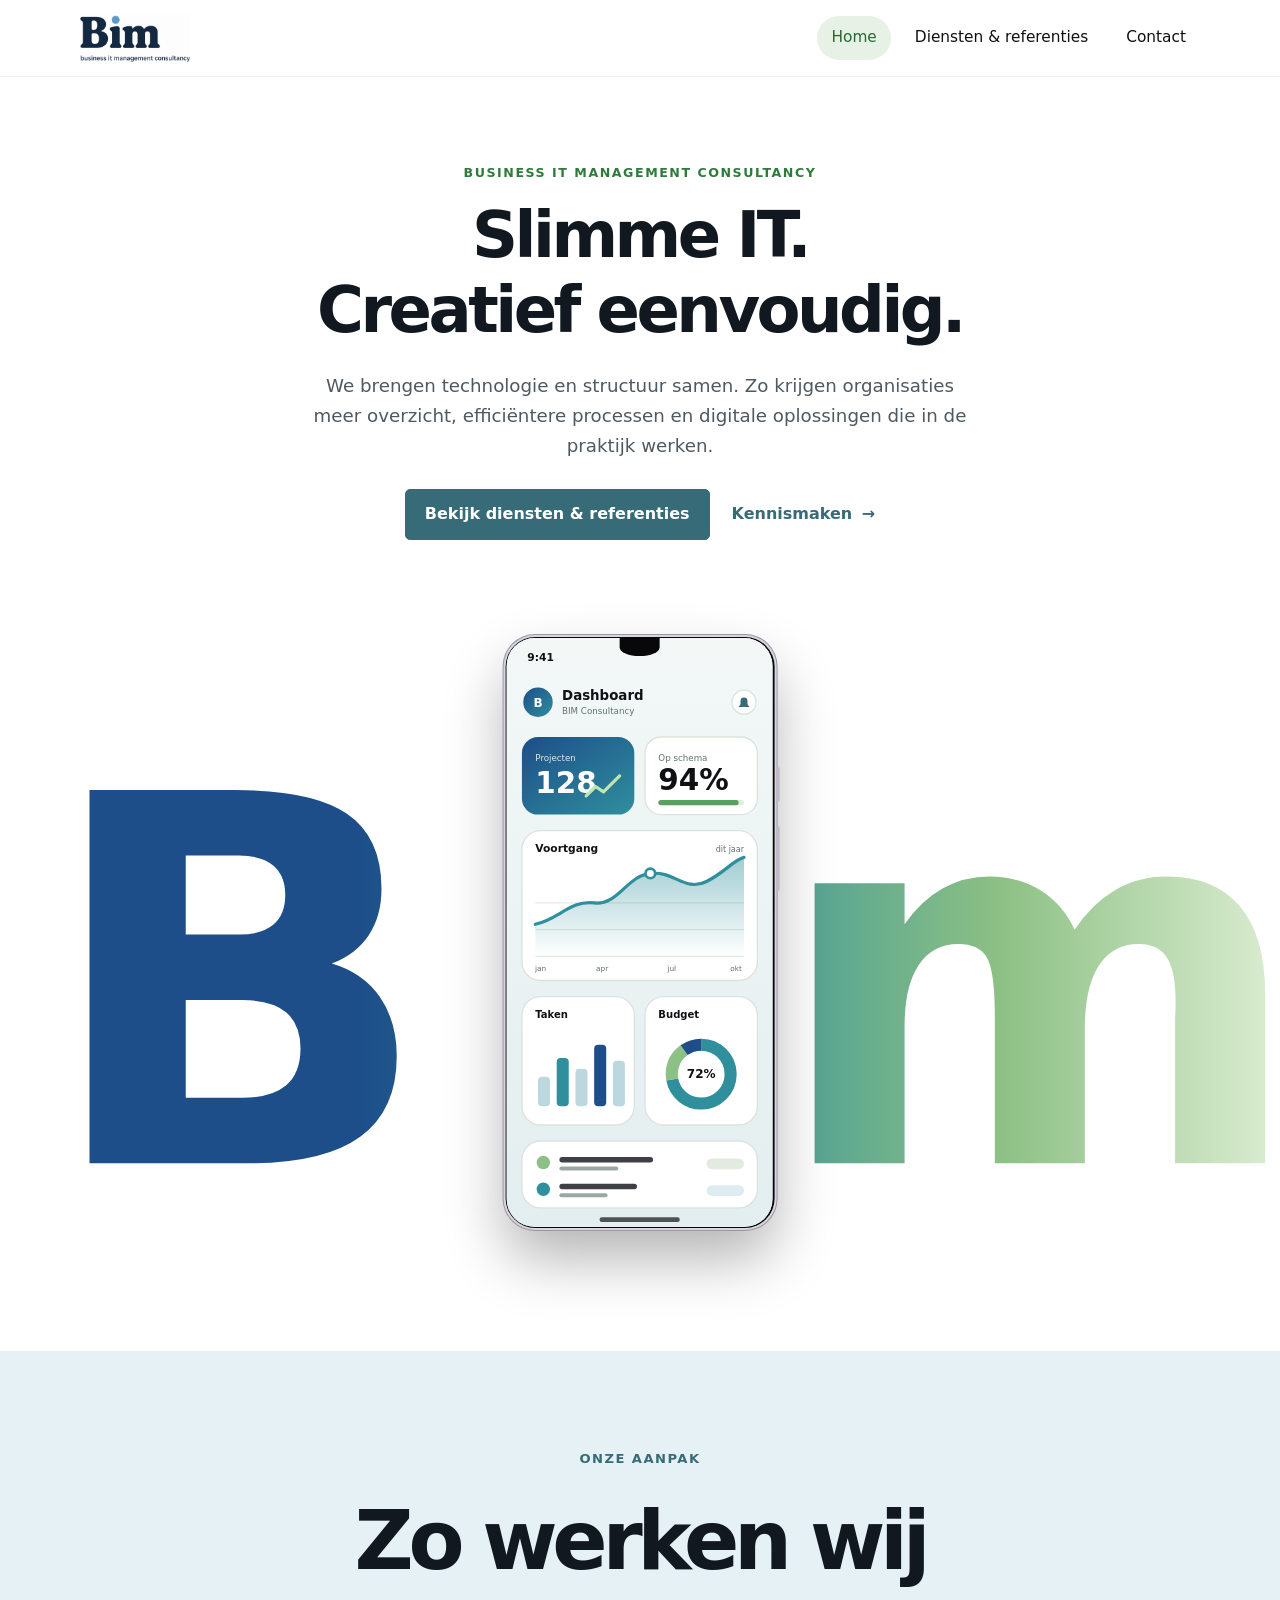
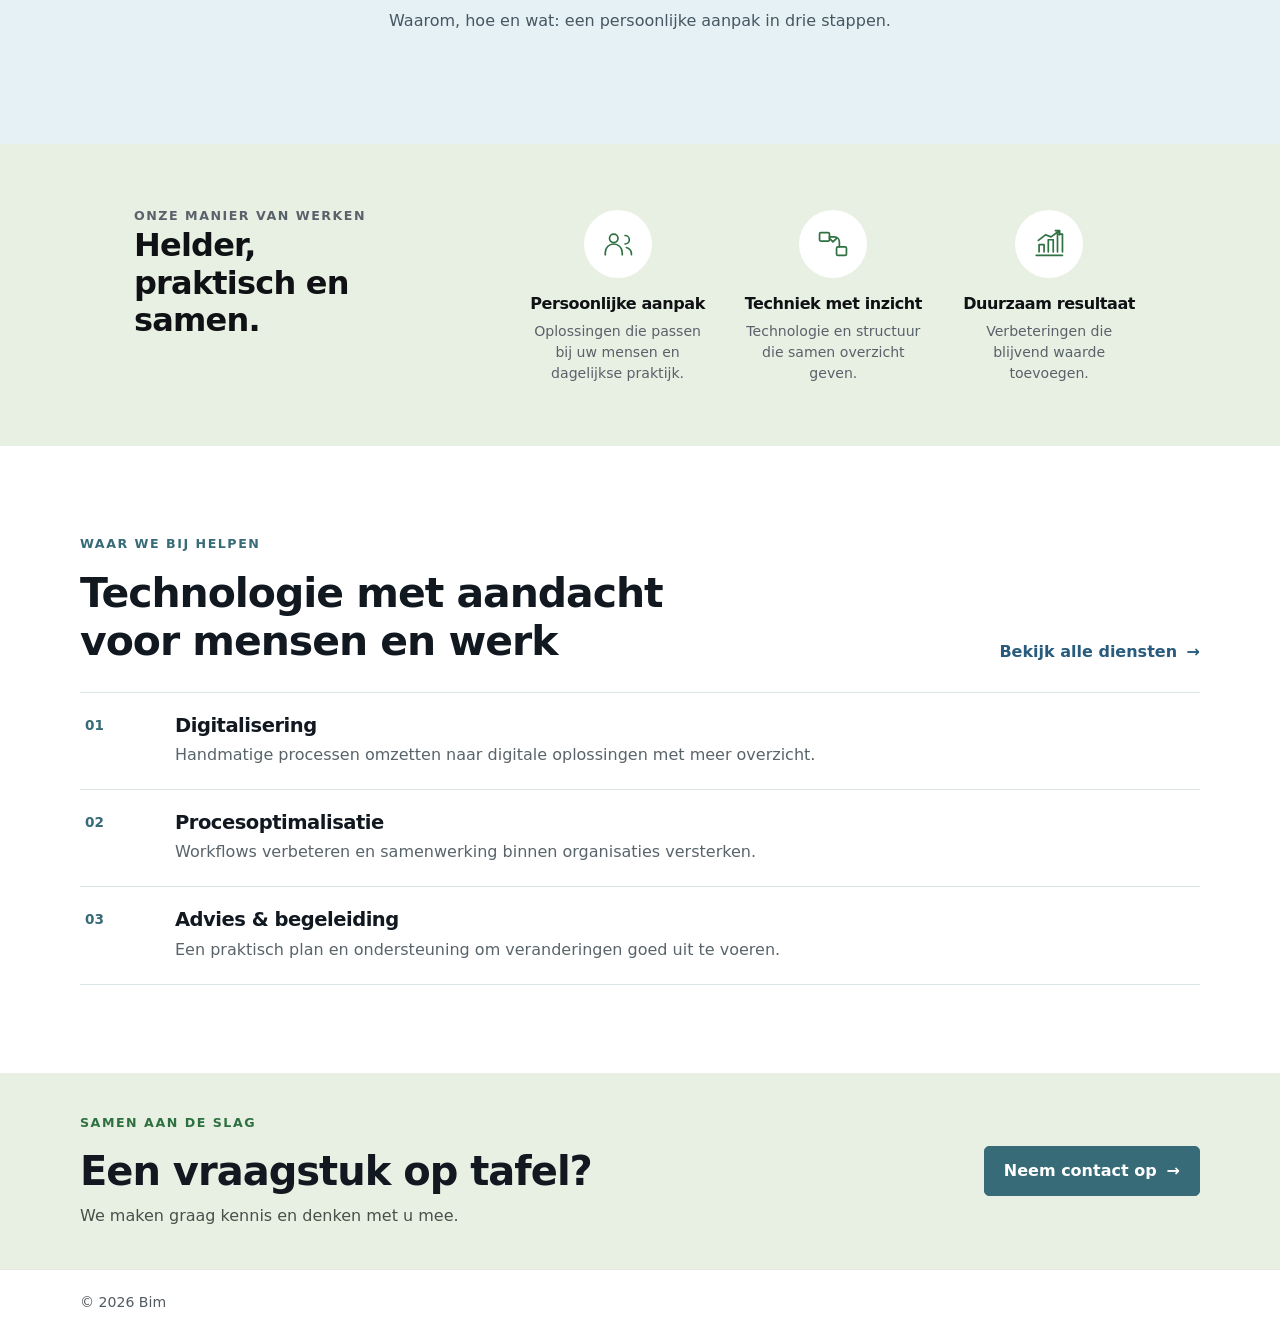
<file: index.html>
<!doctype html>
<html lang="nl">
<head>
  <meta charset="utf-8">
  <meta name="viewport" content="width=device-width, initial-scale=1">
  <meta name="description" content="BIM Consultancy helpt organisaties met heldere IT-oplossingen, digitalisering en betere bedrijfsprocessen.">
  <title>BIM Consultancy | Heldere IT-oplossingen</title>
  <link rel="icon" href="images/favicon.ico">
  <link rel="stylesheet" href="css/style.css">
  <link rel="stylesheet" href="css/bim-hero.css">
</head>
<body>
  <header class="site-header"><div class="container nav-wrap">
    <a class="logo" href="index.html" aria-label="BIM Consultancy, home"><img src="images/bim-logo.png" alt="BIM Consultancy"></a>
    <button class="nav-toggle" type="button" aria-label="Menu openen" aria-expanded="false"><span></span></button>
    <nav class="site-nav" aria-label="Hoofdmenu"><ul>
      <li><a href="index.html" aria-current="page">Home</a></li>
      <li><a href="diensten-referenties.html">Diensten &amp; referenties</a></li>
      <li><a href="contact.html">Contact</a></li>
    </ul></nav>
  </div></header> 
  <main>
    <section class="hero bim-hero">
      <div class="hero-inner container">
        <div class="hero-copy">
          <p class="eyebrow">Business IT Management Consultancy</p>
          <h1>Slimme IT.<br><span>Creatief eenvoudig.</span></h1>
          <p class="lead">We brengen technologie en structuur samen. Zo krijgen organisaties meer overzicht, efficiëntere processen en digitale oplossingen die in de praktijk werken.</p>
          <div class="actions"><a class="btn" href="diensten-referenties.html">Bekijk diensten &amp; referenties</a><a class="text-link" href="contact.html">Kennismaken <span aria-hidden="true">→</span></a></div>
        </div>
      </div>
      <div class="bim-stage" id="bimStage" role="img" aria-label="Bim: een telefoon met een dashboard">
        <div class="bim-word" aria-hidden="true"><span class="bw-l">B</span><span class="bw-gap"></span><span class="bw-r">im</span></div>
        <div class="bim-phone">
          <div class="bim-screen">
            <div class="bim-notch"></div>
            <svg viewBox="0 0 200 440" preserveAspectRatio="xMidYMid slice" role="img" aria-label="Illustratie van een dashboard met grafieken">
          <defs>
            <linearGradient id="bimBg" x1="0" y1="0" x2="0" y2="1"><stop offset="0" stop-color="#f3f8f7"/><stop offset="1" stop-color="#e3eef0"/></linearGradient>
            <linearGradient id="bimArea" x1="0" y1="0" x2="0" y2="1"><stop offset="0" stop-color="#2f8f9d" stop-opacity=".45"/><stop offset="1" stop-color="#2f8f9d" stop-opacity="0"/></linearGradient>
            <linearGradient id="bimHead" x1="0" y1="0" x2="1" y2="1"><stop offset="0" stop-color="#1d4e89"/><stop offset="1" stop-color="#2f8f9d"/></linearGradient>
          </defs>
          <rect width="200" height="440" fill="url(#bimBg)"/>
          <text x="16" y="17" font-size="8" font-weight="700" fill="#101114">9:41</text>
          <circle cx="24" cy="48" r="11" fill="url(#bimHead)"/>
          <text x="24" y="51.5" text-anchor="middle" font-size="9" font-weight="800" fill="#fff">B</text>
          <text x="42" y="46" font-size="10" font-weight="800" fill="#101114">Dashboard</text>
          <text x="42" y="57" font-size="6.5" fill="#61716e">BIM Consultancy</text>
          <circle cx="178" cy="48" r="9" fill="#fff" stroke="#dce3dc"/>
          <path d="M174 51.5h8l-1.4-2v-2.5a2.6 2.6 0 0 0-5.2 0v2.5z" fill="#376b78"/>
          <rect x="12" y="74" width="84" height="58" rx="12" fill="url(#bimHead)"/>
          <text x="22" y="92" font-size="6.5" fill="#fff" opacity=".85">Projecten</text>
          <text x="22" y="116" font-size="22" font-weight="800" fill="#fff">128</text>
          <path d="M60 118l7-7 6 4 12-12" stroke="#bfe6b0" stroke-width="2.4" fill="none" stroke-linecap="round" stroke-linejoin="round"/>
          <rect x="104" y="74" width="84" height="58" rx="12" fill="#fff" stroke="#dce3dc"/>
          <text x="114" y="92" font-size="6.5" fill="#61716e">Op schema</text>
          <text x="114" y="114" font-size="22" font-weight="800" fill="#101114">94%</text>
          <rect x="114" y="121" width="64" height="4" rx="2" fill="#e3eadf"/><rect x="114" y="121" width="60" height="4" rx="2" fill="#57a05f"/>
          <rect x="12" y="144" width="176" height="112" rx="14" fill="#fff" stroke="#dce3dc"/>
          <text x="22" y="160" font-size="8" font-weight="700" fill="#101114">Voortgang</text>
          <text x="178" y="160" text-anchor="end" font-size="6" fill="#61716e">dit jaar</text>
          <path d="M22 238H178M22 218H178M22 198H178" stroke="#e3eadf"/>
          <path d="M22 238V214C40 210 48 196 66 198C84 200 90 178 108 176C126 174 134 190 150 182C164 175 170 166 178 164V238Z" fill="url(#bimArea)"/>
          <path d="M22 214C40 210 48 196 66 198C84 200 90 178 108 176C126 174 134 190 150 182C164 175 170 166 178 164" fill="none" stroke="#2f8f9d" stroke-width="2.4" stroke-linecap="round"/>
          <circle cx="108" cy="176" r="3.6" fill="#fff" stroke="#2f8f9d" stroke-width="2"/>
          <g font-size="5.5" fill="#61716e" text-anchor="middle"><text x="26" y="249">jan</text><text x="72" y="249">apr</text><text x="124" y="249">jul</text><text x="172" y="249">okt</text></g>
          <rect x="12" y="268" width="84" height="96" rx="14" fill="#fff" stroke="#dce3dc"/>
          <text x="22" y="284" font-size="7.5" font-weight="700" fill="#101114">Taken</text>
          <rect x="24" y="328" width="9" height="22" rx="3" fill="#bcd8de"/><rect x="38" y="314" width="9" height="36" rx="3" fill="#2f8f9d"/><rect x="52" y="322" width="9" height="28" rx="3" fill="#bcd8de"/><rect x="66" y="304" width="9" height="46" rx="3" fill="#1d4e89"/><rect x="80" y="316" width="9" height="34" rx="3" fill="#bcd8de"/>
          <rect x="104" y="268" width="84" height="96" rx="14" fill="#fff" stroke="#dce3dc"/>
          <text x="114" y="284" font-size="7.5" font-weight="700" fill="#101114">Budget</text>
          <circle cx="146" cy="326" r="22" fill="none" stroke="#e3eadf" stroke-width="9"/>
          <g transform="rotate(-90 146 326)" fill="none" stroke-width="9">
            <circle cx="146" cy="326" r="22" stroke="#2f8f9d" stroke-dasharray="99.5 138.2"/>
            <circle cx="146" cy="326" r="22" stroke="#8cc084" stroke-dasharray="24.9 138.2" stroke-dashoffset="-99.5"/>
            <circle cx="146" cy="326" r="22" stroke="#1d4e89" stroke-dasharray="13.8 138.2" stroke-dashoffset="-124.4"/>
          </g>
          <text x="146" y="329" text-anchor="middle" font-size="9" font-weight="800" fill="#101114">72%</text>
          <rect x="12" y="376" width="176" height="50" rx="14" fill="#fff" stroke="#dce3dc"/>
          <circle cx="28" cy="392" r="5" fill="#8cc084"/><rect x="40" y="388" width="70" height="4" rx="2" fill="#101114" opacity=".8"/><rect x="40" y="395" width="44" height="3" rx="1.5" fill="#9aa8a4"/><rect x="150" y="389" width="28" height="8" rx="4" fill="#e3eadf"/>
          <circle cx="28" cy="412" r="5" fill="#2f8f9d"/><rect x="40" y="408" width="58" height="4" rx="2" fill="#101114" opacity=".8"/><rect x="40" y="415" width="36" height="3" rx="1.5" fill="#9aa8a4"/><rect x="150" y="409" width="28" height="8" rx="4" fill="#dcecf0"/>
          <rect x="70" y="433" width="60" height="3.5" rx="1.75" fill="#101114" opacity=".7"/>
        </svg>
          </div>
        </div>
      </div>
    </section>
    <section class="statement-panel">
      <div class="container statement-inner"><p class="statement-label">Onze aanpak</p><h2>Zo werken wij</h2><p>Waarom, hoe en wat: een persoonlijke aanpak in drie stappen.</p></div>
    </section>
    <section class="intro-band"><div class="container intro-inner"><div class="benefit-heading"><p class="eyebrow">Onze manier van werken</p><h2>Helder, praktisch en samen.</h2></div><div class="benefit-grid"><article><span class="benefit-icon" aria-hidden="true"><svg viewBox="0 0 48 48"><circle cx="18" cy="16" r="6"/><path d="M6 39v-3a12 12 0 0 1 24 0v3M34 12a6 6 0 0 1 0 12M36 29a10 10 0 0 1 7 10"/></svg></span><h3>Persoonlijke aanpak</h3><p>Oplossingen die passen bij uw mensen en dagelijkse praktijk.</p></article><article><span class="benefit-icon" aria-hidden="true"><svg viewBox="0 0 48 48"><rect x="5" y="8" width="14" height="12" rx="2"/><rect x="29" y="28" width="14" height="12" rx="2"/><path d="M19 14h7a7 7 0 0 1 7 7v7M24 21l-5-5m5 5 5-5"/></svg></span><h3>Techniek met inzicht</h3><p>Technologie en structuur die samen overzicht geven.</p></article><article><span class="benefit-icon" aria-hidden="true"><svg viewBox="0 0 48 48"><path d="M6 40h37M10 35V25h7v10m6 0V18h7v17m6 0V10h7v25M9 19l10-8 8 3 12-9m-6 0h6v6"/></svg></span><h3>Duurzaam resultaat</h3><p>Verbeteringen die blijvend waarde toevoegen.</p></article></div></div></section>
    <section class="home-services section-space"><div class="container home-services-inner">
      <div class="section-heading"><div><p class="eyebrow">Waar we bij helpen</p><h2>Technologie met aandacht voor mensen en werk</h2></div><a class="text-link" href="diensten-referenties.html">Bekijk alle diensten <span aria-hidden="true">→</span></a></div>
      <div class="service-list">
        <article><span class="service-number">01</span><div><h3>Digitalisering</h3><p>Handmatige processen omzetten naar digitale oplossingen met meer overzicht.</p></div></article>
        <article><span class="service-number">02</span><div><h3>Procesoptimalisatie</h3><p>Workflows verbeteren en samenwerking binnen organisaties versterken.</p></div></article>
        <article><span class="service-number">03</span><div><h3>Advies &amp; begeleiding</h3><p>Een praktisch plan en ondersteuning om veranderingen goed uit te voeren.</p></div></article>
      </div>
    </div></section>
    <section class="closing-band"><div class="container closing-inner"><div><p class="eyebrow">Samen aan de slag</p><h2>Een vraagstuk op tafel?</h2><p>We maken graag kennis en denken met u mee.</p></div><a class="btn btn-light" href="contact.html">Neem contact op <span aria-hidden="true">→</span></a></div></section>
  </main>
  <footer class="site-footer"><div class="container footer-content"><span>© 2026 Bim</span></div></footer>
  <script src="js/site.js"></script>
  <script src="js/bim-hero.js"></script>
</body>
</html>
</file>
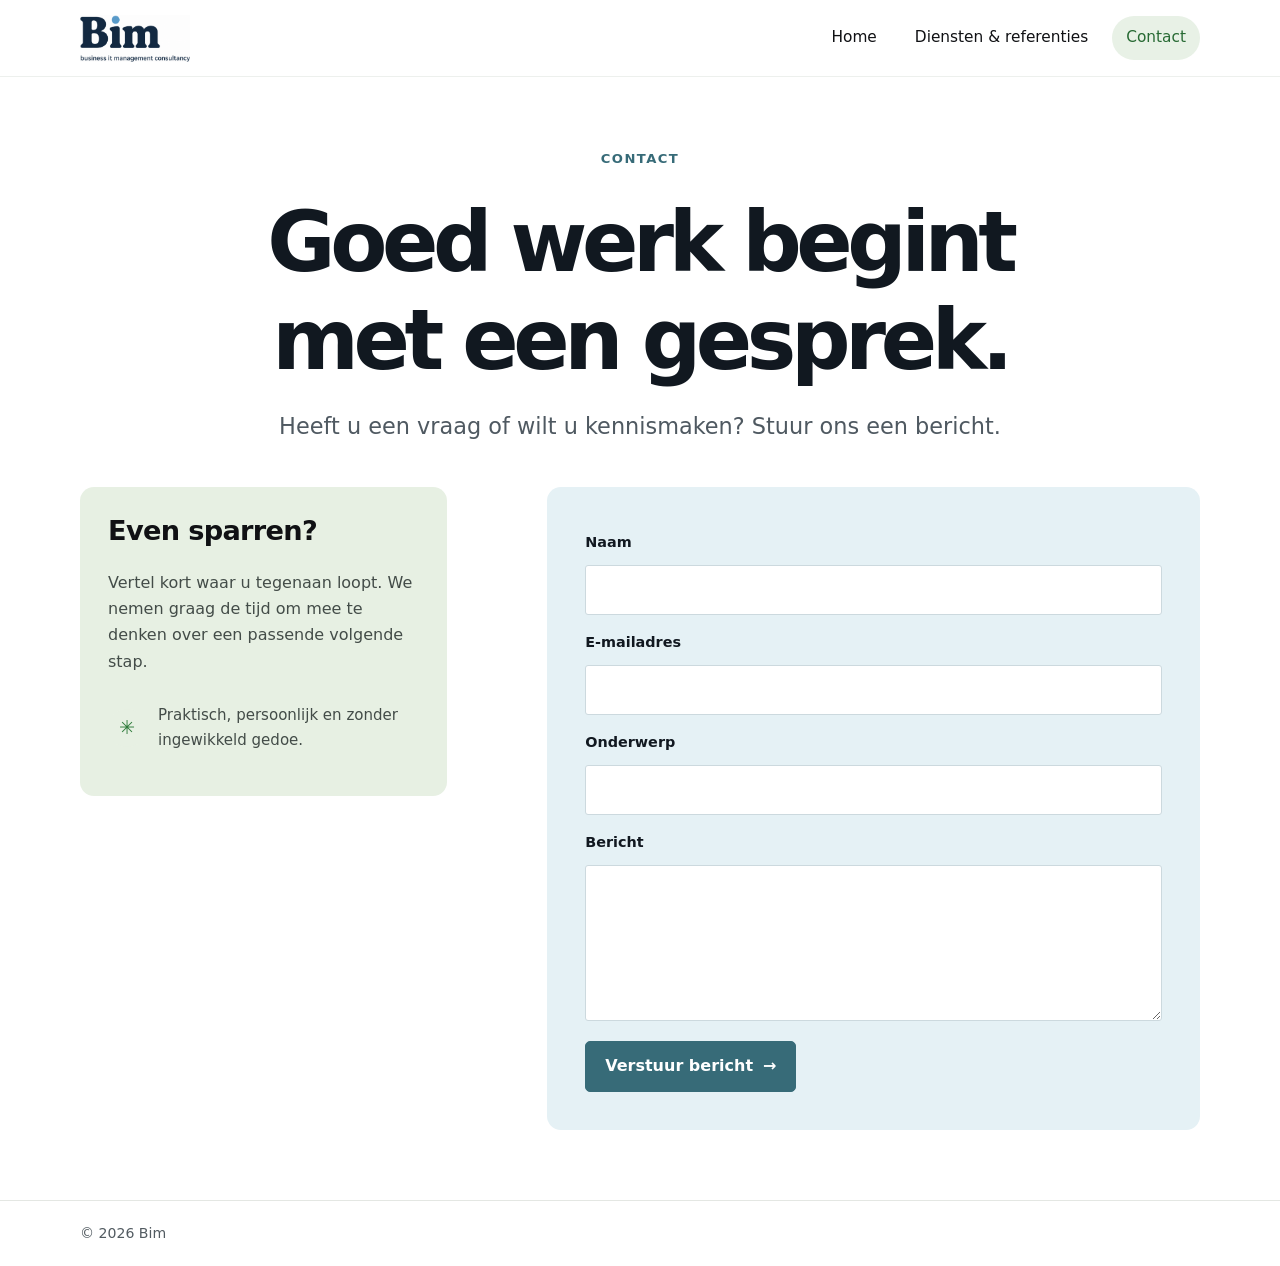
<file: contact.html>
<!doctype html>
<html lang="nl">
<head>
  <meta charset="utf-8">
  <meta name="viewport" content="width=device-width, initial-scale=1">
  <meta name="description" content="Neem contact op met BIM Consultancy voor vragen, een gesprek of een kennismaking.">
  <title>Contact | BIM Consultancy</title>
  <link rel="icon" href="images/favicon.ico">
  <link rel="stylesheet" href="css/style.css">
</head>
<body>
  <header class="site-header"><div class="container nav-wrap">
    <a class="logo" href="index.html" aria-label="BIM Consultancy, home"><img src="images/bim-logo.png" alt="BIM Consultancy"></a>
    <button class="nav-toggle" type="button" aria-label="Menu openen" aria-expanded="false"><span></span></button>
    <nav class="site-nav" aria-label="Hoofdmenu"><ul>
      <li><a href="index.html">Home</a></li>
      <li><a href="diensten-referenties.html">Diensten &amp; referenties</a></li>
      <li><a href="contact.html" aria-current="page">Contact</a></li>
    </ul></nav>
  </div></header>
  <main class="container page-main contact-main">
    <header class="page-heading"><p class="eyebrow">Contact</p><h1>Goed werk begint met een gesprek.</h1><p class="lead">Heeft u een vraag of wilt u kennismaken? Stuur ons een bericht.</p></header>
    <section class="contact-layout">
      <div class="contact-aside"><h2>Even sparren?</h2><p>Vertel kort waar u tegenaan loopt. We nemen graag de tijd om mee te denken over een passende volgende stap.</p><p class="contact-note"><span class="leaf-mark" aria-hidden="true">✳</span> Praktisch, persoonlijk en zonder ingewikkeld gedoe.</p></div>
      <form class="contact-form" id="contact-form" action="https://formsubmit.co/" method="POST">
        <input type="hidden" name="_subject" value="Nieuw bericht via BIM Consultancy">
        <input type="hidden" name="_template" value="table">
        <input class="honeypot" type="text" name="_honey" tabindex="-1" autocomplete="off" aria-hidden="true">
        <input type="hidden" name="_next" id="form-next" value="">
        <input type="hidden" name="_url" id="form-url" value="">
        <label for="name">Naam</label><input id="name" name="name" type="text" autocomplete="name" required>
        <label for="email">E-mailadres</label><input id="email" name="email" type="email" autocomplete="email" required>
        <label for="subject">Onderwerp</label><input id="subject" name="subject" type="text" required>
        <label for="message">Bericht</label><textarea id="message" name="message" rows="5" required></textarea>
        <button class="btn" type="submit">Verstuur bericht <span aria-hidden="true">→</span></button>
        <p class="form-hint" id="form-status" role="status" hidden></p>
      </form>
    </section>
  </main>
  <footer class="site-footer"><div class="container footer-content"><span>© 2026 Bim</span></div></footer>
  <script src="js/site.js"></script>
</body>
</html>
</file>
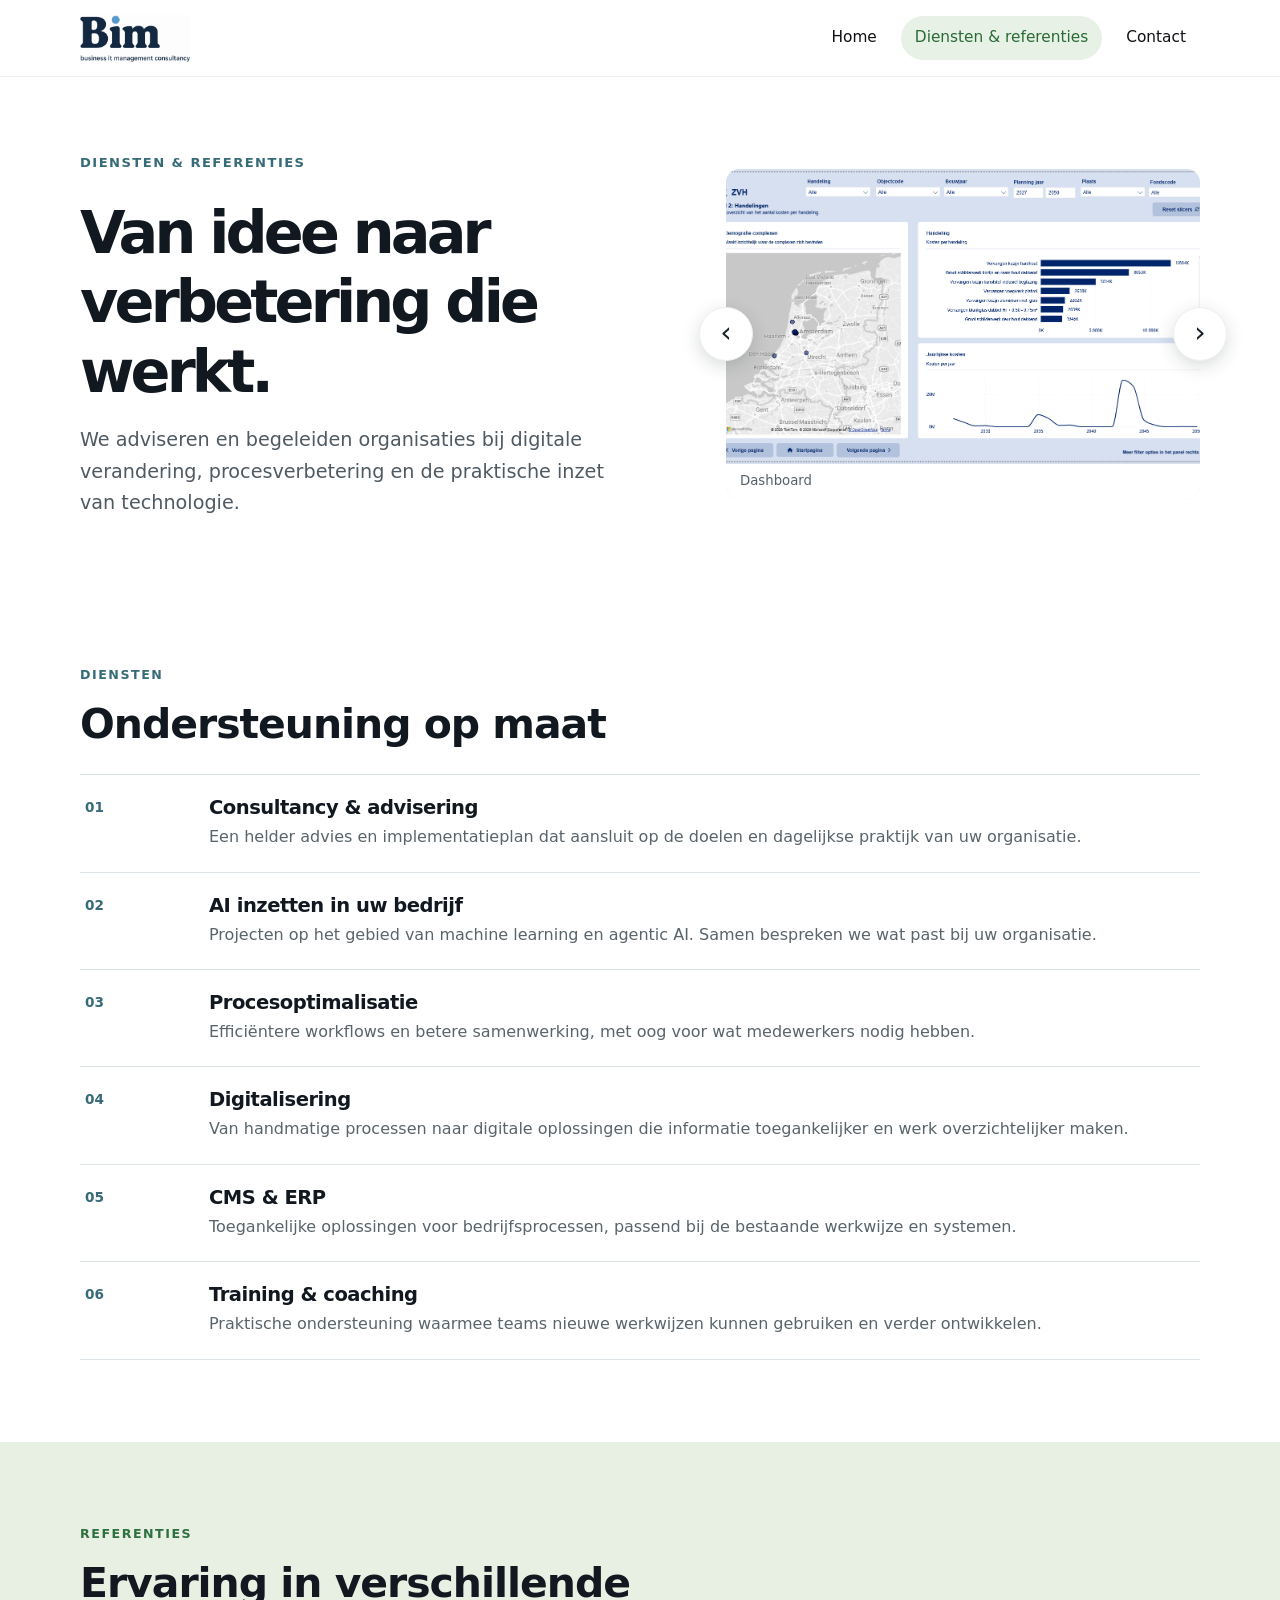
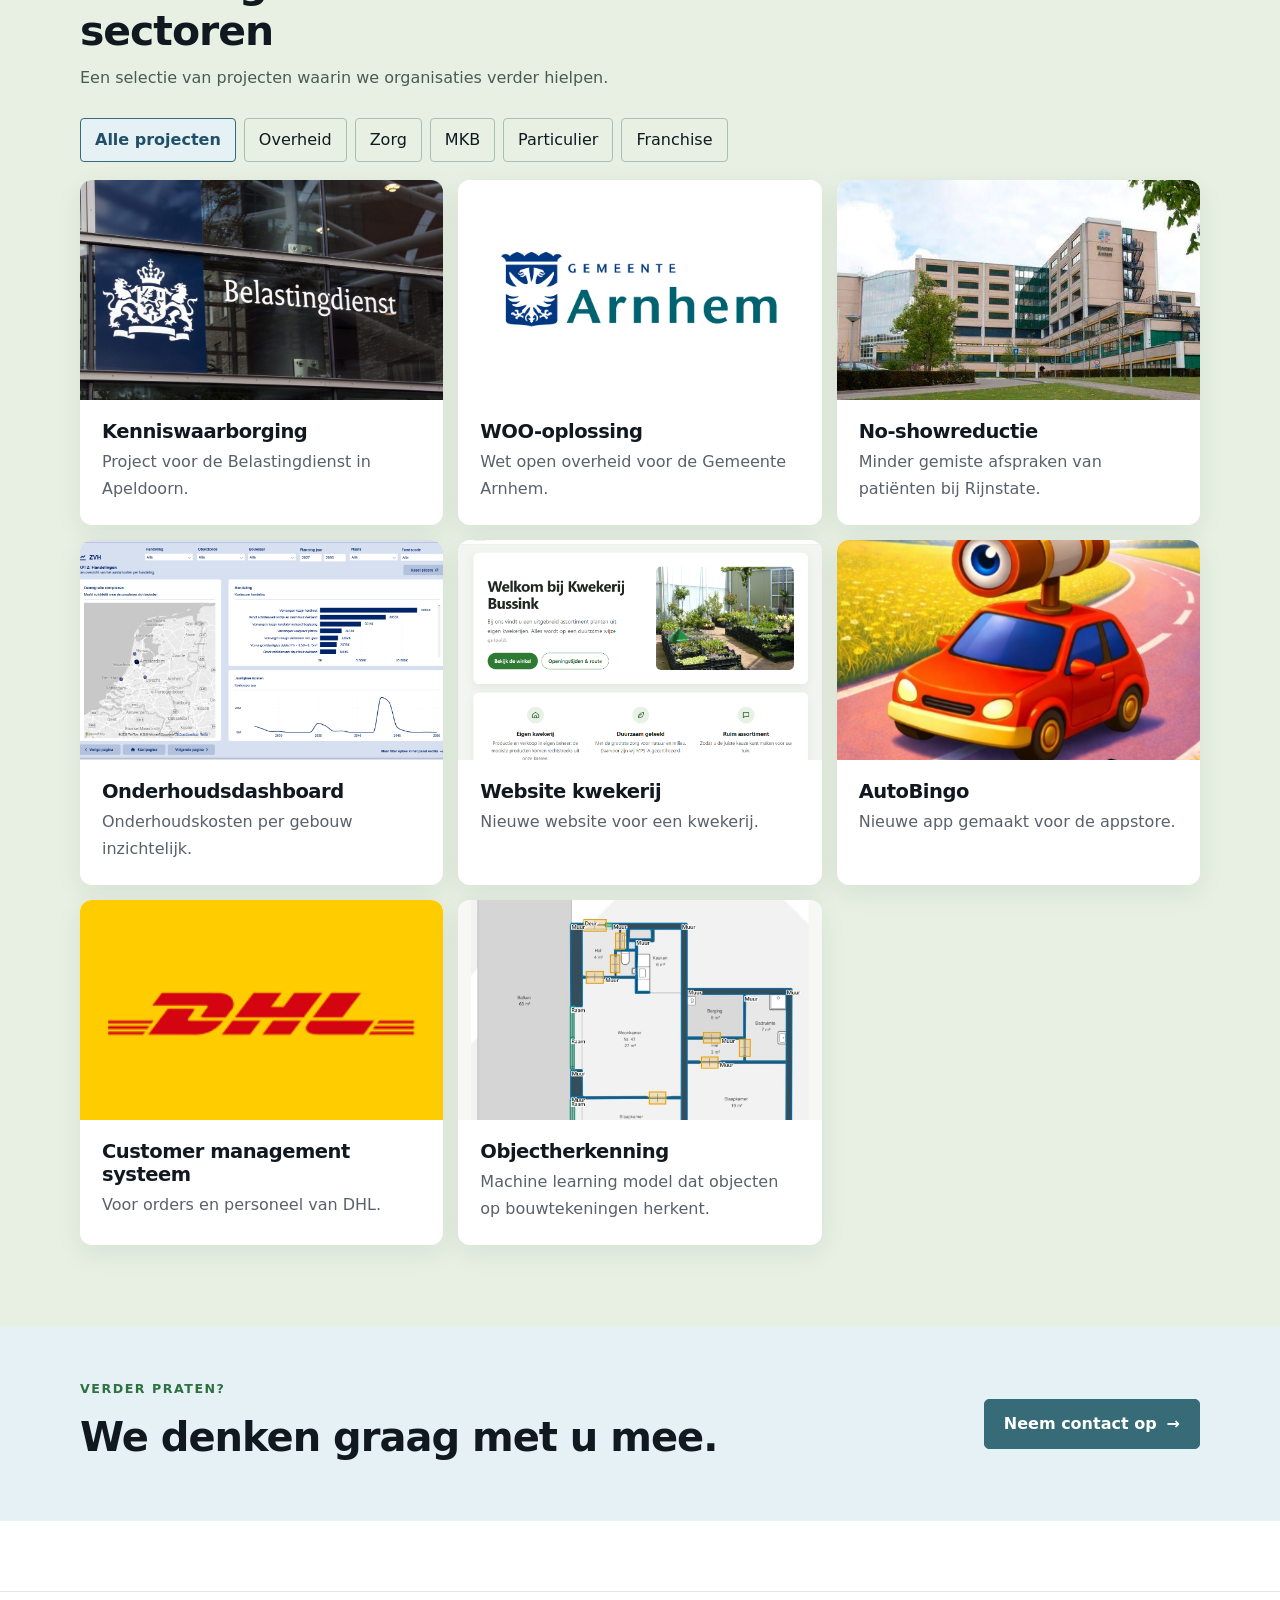
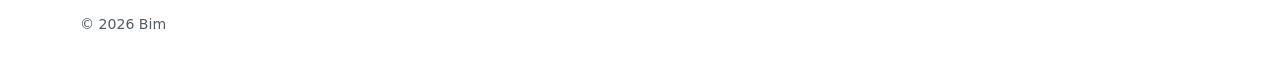
<file: diensten-referenties.html>
<!doctype html>
<html lang="nl">

<head>
  <meta charset="utf-8">
  <meta name="viewport" content="width=device-width, initial-scale=1">
  <meta name="description"
    content="Diensten en referentieprojecten van BIM Consultancy op het gebied van digitalisering, procesoptimalisatie en IT.">
  <title>Diensten &amp; referenties | BIM Consultancy</title>
  <link rel="icon" href="images/favicon.ico">
  <link rel="stylesheet" href="css/style.css">
  <link rel="stylesheet" href="css/page-slider.css">
</head>

<body>
  <header class="site-header">
    <div class="container nav-wrap">
      <a class="logo" href="index.html" aria-label="BIM Consultancy, home"><img src="images/bim-logo.png"
          alt="BIM Consultancy"></a>
      <button class="nav-toggle" type="button" aria-label="Menu openen" aria-expanded="false"><span></span></button>
      <nav class="site-nav" aria-label="Hoofdmenu">
        <ul>
          <li><a href="index.html">Home</a></li>
          <li><a href="diensten-referenties.html" aria-current="page">Diensten &amp; referenties</a></li>
          <li><a href="contact.html">Contact</a></li>
        </ul>
      </nav>
    </div>
  </header>
  <main class="container page-main">
    <section class="page-hero">
      <header class="page-heading">
        <p class="eyebrow">Diensten &amp; referenties</p>
        <h1>Van idee naar verbetering die werkt.</h1>
        <p class="lead">We adviseren en begeleiden organisaties bij digitale verandering, procesverbetering en de praktische inzet van technologie.</p>
      </header>
      <div class="hero-art hero-slider" data-slider aria-roledescription="carrousel" aria-label="Impressie van samenwerking en digitale projecten">
        <div class="slider-track" aria-live="polite">
          <figure class="hero-slide is-active"><img class="hero-photo" src="images/Dashboard.png" alt="Voorbeeld van een dashboard" fetchpriority="high"><figcaption>Dashboard</figcaption></figure>
          <figure class="hero-slide" hidden><img class="hero-photo" src="images/kwekerij site2.png" alt="Voorbeeld van een website voor een kwekerij" loading="lazy" decoding="async"><figcaption>Website</figcaption></figure>
          <figure class="hero-slide" hidden><img class="hero-photo" src="images/rijnstate2.jpg" alt="Zorgprofessional werkt met digitale informatie" loading="lazy" decoding="async"><figcaption>Digitale oplossingen voor de praktijk.</figcaption></figure>
          <figure class="hero-slide" hidden><img class="hero-photo" src="images/Screenshot_20261101_152009_AutoBingo.jpg" alt="game voor in appstore" loading="lazy" decoding="async"><figcaption>Game voor in appstore</figcaption></figure>
          <figure class="hero-slide" hidden><img class="hero-photo" src="images/bouw_ml.png" alt="machine learning model" loading="lazy" decoding="async"><figcaption>machine learning model</figcaption></figure>
          <figure class="hero-slide" hidden><img class="hero-photo" src="images/250224_belastingdienst-1024x683.jpg" alt="ml model" loading="lazy" decoding="async"><figcaption>Advies project Kenniswaarborging</figcaption></figure>
          <figure class="hero-slide" hidden><img class="hero-photo" src="images/images.png" alt="cms systeem" loading="lazy" decoding="async"><figcaption>CMS-systeem</figcaption></figure>
        </div>
        <div class="slider-controls"><button class="slider-arrow" type="button" data-slide-prev aria-label="Vorige foto">‹</button><button class="slider-arrow" type="button" data-slide-next aria-label="Volgende foto">›</button></div>
      </div>
    </section>
    <section class="section-space services-section">
      <div class="services-inner">
        <div class="section-heading"><div><p class="eyebrow">Diensten</p><h2>Ondersteuning op maat</h2></div></div>
        <div class="service-list">
          <article><span class="service-number">01</span><div><h3>Consultancy &amp; advisering</h3><p>Een helder advies en implementatieplan dat aansluit op de doelen en dagelijkse praktijk van uw organisatie.</p></div></article>
          <article><span class="service-number">02</span><div><h3>AI inzetten in uw bedrijf</h3><p>Projecten op het gebied van machine learning en agentic AI. Samen bespreken we wat past bij uw organisatie.</p></div></article>
          <article><span class="service-number">03</span><div><h3>Procesoptimalisatie</h3><p>Efficiëntere workflows en betere samenwerking, met oog voor wat medewerkers nodig hebben.</p></div></article>
          <article><span class="service-number">04</span><div><h3>Digitalisering</h3><p>Van handmatige processen naar digitale oplossingen die informatie toegankelijker en werk overzichtelijker maken.</p></div></article>
          <article><span class="service-number">05</span><div><h3>CMS &amp; ERP</h3><p>Toegankelijke oplossingen voor bedrijfsprocessen, passend bij de bestaande werkwijze en systemen.</p></div></article>
          <article><span class="service-number">06</span><div><h3>Training &amp; coaching</h3><p>Praktische ondersteuning waarmee teams nieuwe werkwijzen kunnen gebruiken en verder ontwikkelen.</p></div></article>
        </div>
      </div>
    </section>
    <section class="section-space references" id="referenties">
      <div class="section-heading">
        <div>
          <p class="eyebrow">Referenties</p>
          <h2>Ervaring in verschillende sectoren</h2>
          <p>Een selectie van projecten waarin we organisaties verder hielpen.</p>
        </div>
      </div>
      <div class="filter-row" role="group" aria-label="Filter referenties op sector"><button class="filter" type="button" data-filter="alle" aria-pressed="true">Alle projecten</button><button class="filter" type="button" data-filter="overheid" aria-pressed="false">Overheid</button><button class="filter" type="button" data-filter="zorg" aria-pressed="false">Zorg</button><button class="filter" type="button" data-filter="mkb" aria-pressed="false">MKB</button><button class="filter" type="button" data-filter="particulier" aria-pressed="false">Particulier</button><button class="filter" type="button" data-filter="franchise" aria-pressed="false">Franchise</button></div>
      <div class="project-list" id="projecten-lijst">
        <article class="project" data-sector="overheid"><img class="project-photo" src="images/250224_belastingdienst-1024x683.jpg" alt="Gebouw van de Belastingdienst" loading="lazy" decoding="async"><div class="project-copy"><h3>Kenniswaarborging</h3><p>Project voor de Belastingdienst in Apeldoorn.</p></div></article>
        <article class="project" data-sector="overheid"><img class="project-photo is-logo" src="images/Gemeente_Arnhem_Logo.png" alt="Logo van de Gemeente Arnhem" loading="lazy" decoding="async"><div class="project-copy"><h3>WOO-oplossing</h3><p>Wet open overheid voor de Gemeente Arnhem.</p></div></article>
        <article class="project" data-sector="zorg"><img class="project-photo" src="images/rijnstate2.jpg" alt="Zorgprofessional werkt met digitale informatie" loading="lazy" decoding="async"><div class="project-copy"><h3>No-showreductie</h3><p>Minder gemiste afspraken van patiënten bij Rijnstate.</p></div></article>
        <article class="project" data-sector="mkb"><img class="project-photo" src="images/Dashboard.png" alt="Dashboard met onderhoudskosten van gebouwen" loading="lazy" decoding="async"><div class="project-copy"><h3>Onderhoudsdashboard</h3><p>Onderhoudskosten per gebouw inzichtelijk.</p></div></article>
        <article class="project" data-sector="mkb"><img class="project-photo" src="images/kwekerij%20site3.png" alt="Website van een kwekerij" loading="lazy" decoding="async"><div class="project-copy"><h3>Website kwekerij</h3><p>Nieuwe website voor een kwekerij.</p></div></article>
        <article class="project" data-sector="particulier"><img class="project-photo" src="images/Screenshot_20261101_152009_AutoBingo.jpg" alt="Scherm van de AutoBingo-app" loading="lazy" decoding="async"><div class="project-copy"><h3>AutoBingo</h3><p>Nieuwe app gemaakt voor de appstore.</p></div></article>
        <article class="project" data-sector="franchise"><img class="project-photo" src="images/images.png" alt="Customer management systeem voor orders en personeel" loading="lazy" decoding="async"><div class="project-copy"><h3>Customer management systeem</h3><p>Voor orders en personeel van DHL.</p></div></article>
        <article class="project" data-sector="mkb"><img class="project-photo" src="images/bouw_ml.png" alt="Machine learning model op bouwtekeningen" loading="lazy" decoding="async"><div class="project-copy"><h3>Objectherkenning</h3><p>Machine learning model dat objecten op bouwtekeningen herkent.</p></div></article>
      </div>
    </section>
    <section class="closing-band page-cta">
      <div class="closing-inner">
        <div>
          <p class="eyebrow">Verder praten?</p>
          <h2>We denken graag met u mee.</h2>
        </div><a class="btn btn-light" href="contact.html">Neem contact op <span aria-hidden="true">→</span></a>
      </div>
    </section>
  </main>
  <footer class="site-footer">
    <div class="container footer-content"><span>© 2026 Bim</span></div>
  </footer>
  <script src="js/site.js"></script>
</body>

</html>
</file>
<file: css/style.css>
:root {
  --ink: #263c3a;
  --muted: #61716e;
  --blue: #dcecf0;
  --blue-deep: #376b78;
  --green: #e4eddf;
  --green-deep: #57745d;
  --paper: #f5f6f0;
  --white: #fffefa;
  --line: #dce3dc;
  --width: 1120px;
  --font: "Segoe UI", system-ui, -apple-system, sans-serif;
}

*,
*::before,
*::after {
  box-sizing: border-box;
}

html {
  scroll-behavior: smooth;
}

body {
  min-height: 100vh;
  display: flex;
  flex-direction: column;
  margin: 0;
  background: var(--paper);
  color: var(--ink);
  font: 16px/1.65 var(--font);
}

main {
  flex: 1;
}

a {
  color: var(--blue-deep);
}

a:hover {
  color: var(--green-deep);
}

img {
  display: block;
  max-width: 100%;
}

button,
input,
textarea {
  font: inherit;
}

:focus-visible {
  outline: 3px solid #6d9ca3;
  outline-offset: 3px;
}

h1,
h2,
h3,
p {
  margin-top: 0;
}

h1,
h2,
h3 {
  line-height: 1.18;
  letter-spacing: -.025em;
  font-weight: 620;
}

h1 {
  font-size: clamp(2.5rem, 5vw, 4.4rem);
}

h2 {
  font-size: clamp(1.8rem, 3.2vw, 2.7rem);
}

h3 {
  font-size: 1.22rem;
}

.container {
  width: min(90%, var(--width));
  margin-inline: auto;
}

.site-header {
  position: sticky;
  top: 0;
  z-index: 5;
  background: rgba(245, 246, 240, .91);
  border-bottom: 1px solid var(--line);
}

.nav-wrap {
  min-height: 76px;
  display: flex;
  align-items: center;
  justify-content: space-between;
  gap: 24px;
}

.logo img {
  width: auto;
  height: 47px;
}

.site-nav ul {
  display: flex;
  align-items: center;
  gap: 10px;
  margin: 0;
  padding: 0;
  list-style: none;
}

.site-nav a {
  display: block;
  padding: 9px 14px;
  border-radius: 6px;
  color: var(--ink);
  font-size: .96rem;
  text-decoration: none;
}

.site-nav a:hover,
.site-nav a[aria-current="page"] {
  background: var(--blue);
  color: var(--blue-deep);
}

.nav-toggle {
  display: none;
  width: 44px;
  height: 42px;
  border: 1px solid var(--line);
  border-radius: 6px;
  color: var(--ink);
  background: var(--white);
  cursor: pointer;
}

.nav-toggle span,
.nav-toggle span::before,
.nav-toggle span::after {
  display: block;
  width: 20px;
  height: 2px;
  margin: auto;
  background: currentColor;
}

.nav-toggle span {
  position: relative;
}

.nav-toggle span::before,
.nav-toggle span::after {
  position: absolute;
  left: 0;
  content: "";
}

.nav-toggle span::before {
  top: -6px;
}

.nav-toggle span::after {
  top: 6px;
}

.hero {
  display: grid;
  grid-template-columns: 1.08fr .92fr;
  align-items: center;
  gap: clamp(36px, 7vw, 90px);
  padding-top: clamp(70px, 10vw, 132px);
  padding-bottom: clamp(70px, 9vw, 112px);
}

.hero-copy h1 {
  margin: 0 0 22px;
}

.hero-copy h1 span {
  color: var(--blue-deep);
}

.eyebrow {
  margin: 0 0 14px;
  color: var(--green-deep);
  font-size: .79rem;
  font-weight: 700;
  letter-spacing: .12em;
  text-transform: uppercase;
}

.lead {
  max-width: 58ch;
  color: var(--muted);
  font-size: 1.14rem;
}

.actions {
  display: flex;
  align-items: center;
  flex-wrap: wrap;
  gap: 22px;
  margin-top: 28px;
}

.btn {
  display: inline-flex;
  align-items: center;
  justify-content: center;
  gap: 10px;
  min-height: 48px;
  padding: 11px 19px;
  border: 1px solid var(--blue-deep);
  border-radius: 5px;
  background: var(--blue-deep);
  color: white;
  font-weight: 650;
  text-decoration: none;
  cursor: pointer;
}

.btn:hover {
  border-color: var(--green-deep);
  background: var(--green-deep);
  color: white;
}

.text-link {
  font-weight: 650;
  text-decoration: none;
}

.text-link span {
  padding-left: 4px;
}

.hero-art {
  min-height: 340px;
  display: flex;
  flex-direction: column;
  justify-content: space-between;
  padding: 28px;
  border-radius: 5px;
  background: var(--blue);
}

.art-label {
  color: var(--blue-deep);
  font-size: .84rem;
  font-weight: 700;
  letter-spacing: .04em;
}

.flow {
  display: flex;
  align-items: center;
  justify-content: space-between;
  gap: 12px;
}

.flow span {
  display: grid;
  place-items: center;
  width: 104px;
  aspect-ratio: 1;
  border: 1px solid rgba(55, 107, 120, .3);
  border-radius: 50%;
  background: rgba(255, 254, 250, .75);
  color: var(--ink);
  font-weight: 650;
  text-align: center;
}

.flow .flow-result {
  background: var(--green);
  border-color: rgba(87, 116, 93, .3);
}

.flow i {
  flex: 1;
  height: 1px;
  background: var(--blue-deep);
  opacity: .55;
}

.art-note {
  display: flex;
  align-items: center;
  gap: 13px;
  max-width: 310px;
  color: var(--muted);
  font-size: .92rem;
}

.art-note p {
  margin: 0;
}

.leaf-mark {
  display: grid;
  place-items: center;
  flex: 0 0 38px;
  width: 38px;
  height: 38px;
  border-radius: 50%;
  background: var(--green);
  color: var(--green-deep);
  font-size: 1.2rem;
}

.intro-band {
  background: var(--green);
}

.intro-inner {
  display: grid;
  grid-template-columns: .75fr 1.25fr;
  gap: 35px;
  padding-block: 62px;
}

.intro-inner h2 {
  margin-bottom: 14px;
}

.intro-inner>div {
  max-width: 700px;
}

.intro-inner>div p {
  max-width: 62ch;
  margin-bottom: 0;
  color: var(--muted);
}

.section-space {
  padding-block: clamp(58px, 8vw, 94px);
}

.section-heading {
  display: flex;
  align-items: end;
  justify-content: space-between;
  gap: 24px;
  margin-bottom: 26px;
}

.section-heading h2 {
  max-width: 24ch;
  margin-bottom: 0;
}

.section-heading p:not(.eyebrow) {
  margin: 10px 0 0;
  color: var(--muted);
}

.service-list {
  border-top: 1px solid var(--line);
}

.service-list article {
  display: grid;
  grid-template-columns: 78px 1fr;
  gap: 12px;
  padding: 21px 5px;
  border-bottom: 1px solid var(--line);
}

.service-number {
  color: var(--green-deep);
  font-size: .85rem;
  font-weight: 700;
}

.service-list h3 {
  margin: 0 0 5px;
}

.service-list p {
  margin: 0;
  color: var(--muted);
}

.closing-band {
  background: var(--blue-deep);
  color: white;
}

.closing-inner {
  display: flex;
  align-items: center;
  justify-content: space-between;
  gap: 24px;
  padding-block: 40px;
}

.closing-inner .eyebrow {
  color: #d4e8d2;
}

.closing-inner h2 {
  margin-bottom: 8px;
  font-size: clamp(1.8rem, 3.2vw, 2.5rem);
}

.closing-inner p:not(.eyebrow) {
  margin-bottom: 0;
  color: #e3eeed;
}

.btn-light {
  flex-shrink: 0;
  border-color: var(--white);
  background: var(--white);
  color: var(--blue-deep);
}

.btn-light:hover {
  border-color: var(--green);
  background: var(--green);
  color: var(--ink);
}

.site-footer {
  border-top: 1px solid var(--line);
  background: var(--paper);
  color: var(--muted);
  font-size: .88rem;
}

.footer-content {
  display: flex;
  justify-content: space-between;
  gap: 16px;
  flex-wrap: wrap;
  padding-block: 21px;
}

.footer-content span {
  align-self: center;
}

.footer-brand {
  color: var(--ink);
  font-weight: 700;
  text-decoration: none;
}

.page-main {
  padding-bottom: 70px;
}

.page-heading {
  max-width: 760px;
  padding: clamp(56px, 8vw, 88px) 0 16px;
}

.page-heading h1 {
  max-width: 17ch;
  margin: 0 0 18px;
  font-size: clamp(2.5rem, 5vw, 4rem);
}

.page-heading .lead {
  margin-bottom: 0;
}

.service-grid {
  display: grid;
  grid-template-columns: repeat(3, 1fr);
  border-top: 1px solid var(--line);
  border-left: 1px solid var(--line);
}

.service-card {
  min-height: 200px;
  padding: 23px;
  border-right: 1px solid var(--line);
  border-bottom: 1px solid var(--line);
  background: rgba(255, 254, 250, .48);
}

.service-card .service-number {
  display: block;
  margin-bottom: 21px;
}

.service-card h3 {
  margin-bottom: 9px;
}

.service-card p {
  margin: 0;
  color: var(--muted);
  font-size: .96rem;
}

.references {
  padding-top: 30px;
}

.filter-row {
  display: flex;
  flex-wrap: wrap;
  gap: 8px;
  margin: 22px 0 18px;
}

.filter {
  padding: 8px 14px;
  border: 1px solid var(--line);
  border-radius: 4px;
  background: transparent;
  color: var(--ink);
  cursor: pointer;
}

.filter:hover {
  background: var(--green);
}

.filter[aria-pressed="true"] {
  border-color: var(--green-deep);
  background: var(--green);
  color: var(--green-deep);
  font-weight: 650;
}

.project-list {
  display: grid;
  grid-template-columns: repeat(3, 1fr);
  gap: 15px;
}

.project {
  min-height: 170px;
  padding: 22px;
  border: 1px solid var(--line);
  border-radius: 4px;
  background: var(--white);
}

.project[hidden] {
  display: none;
}

.tag {
  display: inline-block;
  margin-bottom: 19px;
  padding: 3px 9px;
  border-radius: 3px;
  background: var(--blue);
  color: var(--blue-deep);
  font-size: .76rem;
  font-weight: 700;
}

.project h3 {
  margin: 0 0 6px;
}

.project p {
  margin: 0;
  color: var(--muted);
}

.page-cta {
  margin-top: 28px;
  padding-inline: 25px;
  border-radius: 4px;
}

.page-cta .closing-inner {
  padding-block: 28px;
}

.contact-main {
  padding-bottom: 92px;
}

.contact-layout {
  display: grid;
  grid-template-columns: .72fr 1.28fr;
  gap: clamp(30px, 8vw, 100px);
  align-items: start;
  margin-top: 28px;
}

.contact-aside {
  padding: 22px 0;
}

.contact-aside h2 {
  font-size: 1.7rem;
}

.contact-aside p {
  max-width: 36ch;
  color: var(--muted);
}

.contact-aside .contact-note {
  display: flex;
  align-items: center;
  gap: 12px;
  margin-top: 28px;
  font-size: .94rem;
}

.contact-form {
  display: grid;
  grid-template-columns: 1fr 1fr;
  gap: 10px 16px;
  padding: clamp(22px, 4vw, 38px);
  border: 1px solid var(--line);
  border-radius: 4px;
  background: var(--white);
}

.contact-form label {
  align-self: end;
  padding-top: 6px;
  font-size: .9rem;
  font-weight: 650;
}

.contact-form label:nth-of-type(3),
.contact-form label:nth-of-type(4) {
  grid-column: 1 / -1;
}

.contact-form input,
.contact-form textarea {
  width: 100%;
  min-width: 0;
  padding: 11px 12px;
  border: 1px solid var(--line);
  border-radius: 3px;
  background: var(--paper);
  color: var(--ink);
}

.contact-form label:nth-of-type(1)+input,
.contact-form label:nth-of-type(2)+input {
  grid-row: auto;
}

.contact-form label:nth-of-type(3)+input,
.contact-form label:nth-of-type(4)+textarea {
  grid-column: 1 / -1;
}

.contact-form textarea {
  resize: vertical;
}

.contact-form button {
  justify-self: start;
  margin-top: 10px;
}

.form-hint {
  align-self: center;
  margin: 10px 0 0;
  color: var(--muted);
  font-size: .82rem;
}

@media (max-width: 800px) {
  .hero {
    grid-template-columns: 1fr;
    padding-block: 58px;
  }

  .hero-art {
    min-height: 290px;
  }

  .intro-inner {
    grid-template-columns: 1fr;
    gap: 12px;
  }

  .service-grid {
    grid-template-columns: repeat(2, 1fr);
  }

  .contact-layout {
    grid-template-columns: 1fr;
    gap: 14px;
  }

  .contact-aside {
    padding-bottom: 0;
  }

  .contact-aside .contact-note {
    margin-top: 14px;
  }
}

@media (max-width: 620px) {
  .nav-wrap {
    min-height: 66px;
  }

  .logo img {
    height: 40px;
  }

  .nav-toggle {
    display: block;
  }

  .site-nav {
    display: none;
    position: absolute;
    top: 100%;
    left: 0;
    right: 0;
    padding: 8px 5% 12px;
    border-bottom: 1px solid var(--line);
    background: var(--paper);
  }

  .site-header.is-open .site-nav {
    display: block;
  }

  .site-nav ul {
    display: grid;
    gap: 2px;
  }

  .site-nav a {
    padding: 11px 12px;
  }

  .hero {
    padding-block: 48px;
  }

  .hero-art {
    min-height: 260px;
    padding: 20px;
  }

  .flow {
    gap: 7px;
  }

  .flow span {
    width: min(25vw, 84px);
    font-size: .83rem;
  }

  .flow i {
    min-width: 12px;
  }

  .section-heading {
    align-items: start;
    flex-direction: column;
  }

  .service-grid,
  .project-list {
    grid-template-columns: 1fr;
  }

  .service-card {
    min-height: 0;
  }

  .closing-inner {
    align-items: flex-start;
    flex-direction: column;
  }

  .closing-inner .btn {
    width: 100%;
  }

  .footer-content {
    display: grid;
    grid-template-columns: 1fr 1fr;
  }

  .footer-content span:last-child {
    grid-column: 1 / -1;
  }

  .contact-form {
    grid-template-columns: 1fr;
  }

  .contact-form label,
  .contact-form label:nth-of-type(3),
  .contact-form label:nth-of-type(4),
  .contact-form label:nth-of-type(1)+input,
  .contact-form label:nth-of-type(2)+input,
  .contact-form label:nth-of-type(3)+input,
  .contact-form label:nth-of-type(4)+textarea {
    grid-column: 1;
  }

  .contact-form button {
    width: 100%;
  }

  .form-hint {
    margin-top: 0;
  }
}

@media (prefers-reduced-motion: reduce) {
  html {
    scroll-behavior: auto;
  }

  *,
  *::before,
  *::after {
    transition-duration: .01ms !important;
    animation-duration: .01ms !important;
  }
}

.contact-form {
  grid-template-columns: 1fr;
}

.contact-form label,
.contact-form input,
.contact-form textarea,
.contact-form button,
.contact-form .form-hint,
.contact-form label:nth-of-type(3),
.contact-form label:nth-of-type(4),
.contact-form label:nth-of-type(3)+input,
.contact-form label:nth-of-type(4)+textarea {
  grid-column: 1;
}

/* Referentiebeeld: witte navigatie en zachte, ruime panelen op een lichte achtergrond. */
:root {
  --paper: #f1f4f0;
  --white: #fff;
  --line: #e6ebe6;
  --green-deep: #2f7b3b;
  --blue-deep: #376b78;
}

.site-header {
  background: #fff;
  border-bottom-color: #edf0ed;
}

.site-nav a[aria-current="page"],
.site-nav a:hover {
  border-radius: 999px;
  background: #e8f1e6;
  color: #286a34;
}

.hero {
  width: min(90%, var(--width));
  margin: 26px auto 22px;
  padding: clamp(30px, 5vw, 54px);
  border-radius: 18px;
  background: #fff;
  box-shadow: 0 10px 34px rgba(32, 55, 42, .07);
}

.hero-art {
  border-radius: 12px;
}

.intro-band {
  width: min(90%, var(--width));
  margin: 0 auto 22px;
  border-radius: 18px;
  background: #fff;
  box-shadow: 0 10px 34px rgba(32, 55, 42, .06);
}

.intro-inner {
  padding-inline: clamp(26px, 5vw, 54px);
}

.home-services {
  margin-bottom: 22px;
  padding: clamp(30px, 5vw, 54px);
  border-radius: 18px;
  background: #fff;
  box-shadow: 0 10px 34px rgba(32, 55, 42, .06);
}

.closing-band {
  background: #e5eee2;
  color: var(--ink);
}

.closing-inner .eyebrow {
  color: #47734b;
}

.closing-inner p:not(.eyebrow) {
  color: var(--muted);
}

.btn-light {
  border-color: #2f7b3b;
  background: #2f7b3b;
  color: #fff;
}

.btn-light:hover {
  border-color: #24622f;
  background: #24622f;
  color: #fff;
}

.page-heading {
  padding-top: clamp(44px, 6vw, 68px);
}

.service-card {
  min-height: 190px;
  border-radius: 0;
  background: #fff;
}

.project-list {
  align-items: stretch;
}

.project {
  overflow: hidden;
  min-height: 0;
  padding: 0;
  border: 0;
  border-radius: 12px;
  background: #fff;
  box-shadow: 0 8px 26px rgba(32, 55, 42, .08);
}

.project-photo {
  display: block;
  width: 100%;
  aspect-ratio: 1.65 / 1;
  object-fit: cover;
  background: var(--green);
}

.project-copy {
  padding: 20px 22px 23px;
}

.project .tag {
  margin-bottom: 12px;
  background: #e8f1e6;
  color: #286a34;
}

.photo-note {
  margin: -8px 0 10px;
  color: var(--muted);
  font-size: .88rem;
}

.page-cta {
  border-radius: 12px;
}

.hero-art {
  min-height: 0;
  padding: 0;
  overflow: hidden;
  background: var(--green);
}

.hero-photo {
  width: 100%;
  height: clamp(250px, 29vw, 360px);
  object-fit: cover;
}

.intro-inner {
  grid-template-columns: .72fr 1.28fr;
  align-items: start;
}

.benefit-heading h2 {
  max-width: 12ch;
  margin: 0;
  font-size: clamp(1.65rem, 2.5vw, 2.1rem);
}

.benefit-grid {
  display: grid;
  grid-template-columns: repeat(3, 1fr);
  gap: 22px;
  text-align: center;
}

.benefit-grid article {
  padding: 4px 8px 0;
}

.benefit-icon {
  display: grid;
  place-items: center;
  width: 46px;
  height: 46px;
  margin: 0 auto 14px;
  border-radius: 50%;
  background: #e8f1e6;
  color: #286a34;
  font-size: 1.25rem;
}

.benefit-grid h3 {
  margin: 0 0 7px;
  font-size: 1rem;
}

.benefit-grid p {
  margin: 0;
  color: var(--muted);
  font-size: .88rem;
  line-height: 1.5;
}

@media (max-width: 800px) {
  .hero {
    margin-top: 18px;
    padding: 28px;
  }

  .intro-band,
  .home-services {
    margin-bottom: 18px;
  }

  .intro-inner {
    padding-block: 38px;
  }
}

@media (max-width: 800px) {
  .benefit-grid {
    grid-template-columns: 1fr;
    gap: 25px;
  }

  .benefit-heading h2 {
    max-width: none;
  }
}

/* High-contrast color blocks inspired by the supplied typography reference. */
:root {
  --ink: #101114;
  --muted: #59616a;
  --blue: #e5f1f5;
  --green: #e7f0e3;
  --paper: #f5f6f3;
  --line: #e4e7e3;
}

body {
  color: #101114;
  background: var(--paper);
}

.site-header {
  background: #fff;
}

.hero {
  color: #101114;
  background: #fff;
}

.hero-copy h1 {
  font-weight: 820;
  letter-spacing: -.055em;
}

.hero-copy h1 span {
  color: #101114;
}

.lead {
  color: #4f5961;
}

.statement-panel {
  margin-top: 22px;
  margin-bottom: 22px;
  padding: clamp(52px, 9vw, 112px) 24px;
  border-radius: 18px;
  background: #101114;
  color: #fff;
  text-align: center;
}

.statement-label {
  display: inline-flex;
  align-items: center;
  min-height: 52px;
  margin: 0 0 clamp(48px, 8vw, 100px);
  padding: 0 28px;
  border-radius: 999px;
  background: #fff;
  color: #101114;
  font-size: 1rem;
  font-weight: 700;
}

.statement-panel h2 {
  margin: 0 0 18px;
  font-size: clamp(3rem, 7.2vw, 5.1rem);
  font-weight: 850;
  letter-spacing: -.065em;
}

.statement-panel>p:last-child {
  margin: 0;
  color: #e0e4e6;
  font-size: clamp(1.05rem, 2.2vw, 1.45rem);
}

.intro-band {
  background: var(--green);
  color: #101114;
}

.home-services {
  background: #101114;
  color: #fff;
}

.home-services .eyebrow,
.home-services .service-number {
  color: #c7e1bc;
}

.home-services .section-heading p:not(.eyebrow),
.home-services .service-list p {
  color: #d2d5d7;
}

.home-services .text-link {
  color: #fff;
}

.home-services .service-list {
  border-color: #474a4c;
}

.home-services .service-list article {
  border-color: #474a4c;
}

.closing-band {
  background: var(--blue);
  color: #101114;
}

.closing-inner .eyebrow {
  color: #286a34;
}

.closing-inner p:not(.eyebrow) {
  color: #424a50;
}

.btn-light {
  border-color: #101114;
  background: #101114;
  color: #fff;
}

.btn-light:hover {
  border-color: #2f7b3b;
  background: #2f7b3b;
  color: #fff;
}

.site-footer {
  background: #fff;
  color: #525b61;
}

.page-heading {
  max-width: 900px;
  margin-inline: auto;
  text-align: center;
}

.page-heading .eyebrow {
  display: inline-flex;
  align-items: center;
  min-height: 52px;
  margin: 0 0 clamp(50px, 8vw, 98px);
  padding: 0 28px;
  border-radius: 999px;
  background: #101114;
  color: #fff;
  font-size: 1rem;
  letter-spacing: 0;
  text-transform: none;
}

.page-heading h1 {
  max-width: 20ch;
  margin: 0 auto 18px;
  font-size: clamp(3rem, 7vw, 5.2rem);
  font-weight: 850;
  letter-spacing: -.065em;
}

.page-heading .lead {
  margin-inline: auto;
  color: #59616a;
  font-size: clamp(1.1rem, 2vw, 1.4rem);
}

.service-card {
  background: var(--blue);
  color: #101114;
}

.service-card:nth-child(4n + 2),
.service-card:nth-child(4n + 3) {
  background: var(--green);
}

.service-card p {
  color: #475257;
}

.service-card .service-number {
  color: #2e6635;
}

.references {
  padding: clamp(28px, 5vw, 54px);
  border-radius: 18px;
  background: #101114;
  color: #fff;
}

.references .eyebrow {
  color: #c7e1bc;
}

.references .section-heading p:not(.eyebrow),
.references .photo-note {
  color: #d5d9da;
}

.references .filter {
  border-color: #74787a;
  color: #fff;
}

.references .filter:hover {
  background: #29302a;
}

.references .filter[aria-pressed="true"] {
  border-color: #fff;
  background: #fff;
  color: #101114;
}

.project {
  color: #101114;
}

.contact-aside {
  padding: 28px;
  border-radius: 14px;
  background: var(--green);
  color: #101114;
}

.contact-aside p {
  color: #434c48;
}

.contact-form {
  border: 0;
  border-radius: 14px;
  background: var(--blue);
}

.contact-form input,
.contact-form textarea {
  border-color: #ccd9de;
  background: #fff;
  color: #101114;
}

.contact-form .btn {
  border-color: #101114;
  background: #101114;
}

@media (max-width: 800px) {
  .statement-panel {
    padding: 52px 20px;
  }

  .page-heading .eyebrow {
    margin-bottom: 48px;
  }

  .page-heading h1 {
    font-size: clamp(2.8rem, 11vw, 4rem);
  }

  .references {
    padding: 26px 18px;
  }
}

.hero-slider {
  position: relative;
  height: clamp(280px, 34vw, 420px);
  min-height: 0;
  padding: 0;
  overflow: hidden;
  border-radius: 14px;
  background: #dfe8e1;
}

.slider-track,
.hero-slide {
  position: absolute;
  inset: 0;
  width: 100%;
  height: 100%;
  margin: 0;
}

.hero-slide[hidden] {
  display: none;
}

.hero-photo {
  width: 100%;
  height: 100%;
  object-fit: cover;
}

.hero-slide::after {
  position: absolute;
  inset: 45% 0 0;
  content: "";
  background: linear-gradient(transparent, rgba(0, 0, 0, .56));
  pointer-events: none;
}

.hero-slide figcaption {
  position: absolute;
  z-index: 1;
  left: 24px;
  right: 110px;
  bottom: 25px;
  color: #fff;
  font-size: clamp(1rem, 2vw, 1.25rem);
  font-weight: 650;
  text-shadow: 0 1px 4px rgba(0, 0, 0, .35);
}

.slider-controls {
  position: absolute;
  z-index: 2;
  right: 18px;
  bottom: 18px;
  display: flex;
  align-items: center;
  gap: 9px;
  padding: 6px;
  border-radius: 999px;
  background: rgba(16, 17, 20, .68);
  backdrop-filter: blur(6px);
}

.slider-arrow {
  display: grid;
  place-items: center;
  width: 34px;
  height: 34px;
  padding: 0 0 3px;
  border: 0;
  border-radius: 50%;
  background: #fff;
  color: #101114;
  font-size: 1.5rem;
  line-height: 1;
  cursor: pointer;
}

.slider-arrow:hover {
  background: var(--green);
}

.slider-dots {
  display: flex;
  align-items: center;
  gap: 7px;
  padding-inline: 2px;
}

.slider-dot {
  width: 9px;
  height: 9px;
  padding: 0;
  border: 1px solid #fff;
  border-radius: 50%;
  background: transparent;
  cursor: pointer;
}

.slider-dot.is-active {
  background: #fff;
}

.slider-pause {
  display: grid;
  place-items: center;
  width: 30px;
  height: 30px;
  padding: 0;
  border: 1px solid rgba(255, 255, 255, .65);
  border-radius: 50%;
  background: transparent;
  color: #fff;
  font-size: .72rem;
  cursor: pointer;
}

.slider-pause:hover {
  background: rgba(255, 255, 255, .18);
}

.slider-arrow:focus-visible,
.slider-dot:focus-visible {
  outline-color: #b7dbad;
  outline-offset: 3px;
}

@media (max-width: 620px) {
  .hero-slider {
    height: 270px;
    padding: 0;
  }

  .hero-slide figcaption {
    left: 15px;
    right: 15px;
    bottom: 61px;
    font-size: 1rem;
  }

  .slider-controls {
    right: 12px;
    bottom: 12px;
  }
}

@media (prefers-reduced-motion: no-preference) {
  .hero-slide:not([hidden]) .hero-photo {
    animation: photo-enter .45s ease-out;
  }
}

@keyframes photo-enter {
  from {
    opacity: .78;
    transform: scale(1.015);
  }

  to {
    opacity: 1;
    transform: scale(1);
  }
}

/* Full-bleed, softly alternating bands; typography stays dark on every light surface. */
body {
  background: #fff;
  color: #111820;
}

.site-header {
  background: #fff;
}

.hero {
  display: block;
  width: 100%;
  max-width: none;
  margin: 0;
  padding: clamp(42px, 7vw, 86px) 0;
  border-radius: 0;
  background: #fff;
  box-shadow: none;
}

.hero-inner {
  display: grid;
  grid-template-columns: 1.08fr .92fr;
  align-items: center;
  gap: clamp(36px, 7vw, 90px);
}

.hero-copy h1,
.hero-copy h1 span {
  color: #111820;
}

.btn:hover,
.contact-form .btn:hover {
  border-color: #285b7c;
  background: #285b7c;
  color: #fff;
}

.btn-light {
  border-color: #376b78;
  background: #376b78;
  color: #fff;
}

.btn-light:hover {
  border-color: #285b7c;
  background: #285b7c;
  color: #fff;
}

.statement-panel {
  width: 100%;
  margin: 0;
  padding: clamp(52px, 8vw, 94px) 0;
  border-radius: 0;
  background: var(--blue);
  color: #111820;
  text-align: center;
}

.statement-label {
  min-height: 0;
  margin: 0 0 24px;
  padding: 0;
  border-radius: 0;
  background: transparent;
  color: #376b78;
  font-size: .82rem;
  letter-spacing: .11em;
  text-transform: uppercase;
}

.statement-panel h2 {
  color: #111820;
}

.statement-panel>.statement-inner>p:last-child {
  color: #465761;
}

.intro-band {
  width: 100%;
  margin: 0;
  border-radius: 0;
  background: var(--green);
  box-shadow: none;
}

.intro-inner {
  width: min(90%, var(--width));
  margin-inline: auto;
}

.home-services {
  width: 100%;
  margin: 0;
  padding: clamp(54px, 8vw, 88px) 0;
  border-radius: 0;
  background: #fff;
  color: #111820;
  box-shadow: none;
}

.home-services-inner {
  width: min(90%, var(--width));
  margin-inline: auto;
}

.home-services .eyebrow,
.home-services .service-number {
  color: #376b78;
}

.home-services .section-heading p:not(.eyebrow),
.home-services .service-list p {
  color: #59646a;
}

.home-services .text-link {
  color: #285b7c;
}

.home-services .service-list,
.home-services .service-list article {
  border-color: #dce4e7;
}

.closing-band {
  width: 100%;
  border-radius: 0;
  background: var(--green);
  color: #111820;
}

.closing-inner .eyebrow {
  color: #2f7040;
}

.closing-inner p:not(.eyebrow) {
  color: #46514a;
}

.site-footer {
  background: #fff;
}

.page-main {
  width: 100%;
  max-width: none;
  margin: 0;
  padding: 0 0 70px;
}

.page-heading {
  width: min(90%, var(--width));
  max-width: 900px;
  margin-inline: auto;
}

.page-heading .eyebrow {
  min-height: 0;
  margin-bottom: 24px;
  padding: 0;
  border-radius: 0;
  background: transparent;
  color: #376b78;
  font-size: .82rem;
  font-weight: 700;
  letter-spacing: .11em;
  text-transform: uppercase;
}

.page-heading h1 {
  color: #111820;
}

.page-heading .lead {
  color: #4f5961;
}

.page-main>.section-space {
  width: 100%;
  max-width: none;
  margin: 0;
  padding: clamp(52px, 7vw, 82px) 0;
  border-radius: 0;
}

.page-main>.section-space:not(.references) {
  background: var(--blue);
}

.page-main>.section-space>.section-heading,
.page-main>.section-space>.service-grid {
  width: min(90%, var(--width));
  margin-inline: auto;
}

.service-card,
.service-card:nth-child(4n + 2),
.service-card:nth-child(4n + 3) {
  background: #fff;
  color: #111820;
}

.service-card:nth-child(even) {
  background: var(--green);
}

.service-card p {
  color: #4d595c;
}

.references {
  padding: clamp(52px, 7vw, 82px) 0 !important;
  border-radius: 0 !important;
  background: var(--green);
  color: #111820;
}

.references .section-heading,
.references .photo-note,
.references .filter-row,
.references .project-list {
  width: min(90%, var(--width));
  margin-right: auto;
  margin-left: auto;
}

.references .eyebrow {
  color: #2f7040;
}

.references .section-heading p:not(.eyebrow),
.references .photo-note {
  color: #4d5953;
}

.references .filter {
  border-color: #abc0b2;
  color: #111820;
}

.references .filter:hover,
.references .filter[aria-pressed="true"] {
  border-color: #376b78;
  background: var(--blue);
  color: #214f68;
}

.project {
  background: #fff;
  color: #111820;
}

.project .tag {
  background: var(--blue);
  color: #285b7c;
}

.page-cta {
  width: 100%;
  margin: 0;
  padding: 24px 0;
  border-radius: 0;
  background: var(--blue);
}

.page-cta .closing-inner {
  width: min(90%, var(--width));
  margin-inline: auto;
}

.contact-main .page-heading {
  padding-bottom: 24px;
}

.contact-layout {
  width: min(90%, var(--width));
  margin: 18px auto 0;
}

.contact-aside {
  background: var(--green);
}

.contact-form {
  background: var(--blue);
}

.contact-form .btn {
  border-color: #376b78;
  background: #376b78;
}

.slider-controls {
  background: rgba(55, 107, 120, .92);
}

@media (max-width: 800px) {
  .hero-inner {
    grid-template-columns: 1fr;
  }

  .intro-inner {
    grid-template-columns: 1fr;
  }

  .page-main>.section-space>.section-heading,
  .page-main>.section-space>.service-grid {
    width: min(90%, var(--width));
  }
}

.benefit-icon {
  width: 68px;
  height: 68px;
  margin-bottom: 17px;
  background: #fff;
  color: #2f7040;
}

.benefit-icon svg {
  width: 34px;
  height: 34px;
  fill: none;
  stroke: currentColor;
  stroke-width: 2.4;
  stroke-linecap: round;
  stroke-linejoin: round;
}

.hero-slider {
  height: clamp(300px, 35vw, 430px);
  overflow: visible;
  background: transparent;
}

.slider-track {
  position: relative;
  inset: auto;
  height: 100%;
  overflow: hidden;
  border-radius: 14px;
  background: #e3e9e5;
}

.hero-slide {
  position: relative;
  inset: auto;
  display: flex;
  flex-direction: column;
  height: 100%;
}

.hero-slide::after {
  display: none;
}

.hero-photo {
  flex: 1;
  width: 100%;
  min-height: 0;
  height: auto;
  object-fit: cover;
}

.hero-slide figcaption {
  position: static;
  flex: 0 0 auto;
  padding: 8px 14px 9px;
  background: #fff;
  color: #53616b;
  font-size: .83rem;
  font-weight: 400;
  line-height: 1.35;
  text-shadow: none;
}

.slider-controls {
  position: absolute;
  top: 50%;
  right: 0;
  bottom: auto;
  left: 0;
  z-index: 3;
  display: flex;
  justify-content: space-between;
  align-items: center;
  padding: 0;
  transform: translateY(-50%);
  background: transparent;
  pointer-events: none;
  backdrop-filter: none;
}

.slider-arrow {
  width: 54px;
  height: 54px;
  margin: 0 -27px;
  border: 1px solid #eef0ed;
  background: #fff;
  color: #17212a;
  font-size: 1.8rem;
  box-shadow: 0 5px 18px rgba(18, 35, 28, .16);
  pointer-events: auto;
}

.slider-arrow:hover {
  background: var(--blue);
  color: #285b7c;
}

@media (max-width: 800px) {
  .hero-slider {
    height: clamp(270px, 55vw, 380px);
  }
}

@media (max-width: 620px) {
  .hero-slider {
    height: 270px;
    padding: 0;
  }

  .slider-arrow {
    width: 44px;
    height: 44px;
    margin: 0 -12px;
  }
}

.honeypot {
  position: absolute;
  left: -10000px;
  width: 1px;
  height: 1px;
}

.form-hint[hidden] {
  display: none;
}
</file>
<file: css/bim-hero.css>
/* Hero met grote letters "Bim" en een telefoon met dashboard-illustratie */
.bim-hero {
  overflow: hidden;
  padding-bottom: 0;
}

.bim-hero .hero-inner {
  display: block;
  text-align: center;
}

.bim-hero .hero-copy {
  max-width: 780px;
  margin-inline: auto;
}

.bim-hero .lead {
  margin-inline: auto;
}

.bim-hero .actions {
  justify-content: center;
}

.bim-stage {
  --pw: clamp(150px, 21vw, 270px);
  /* breedte van de telefoon */
  --bezel: calc(var(--pw) * .005);
  /* zwarte rand: 0,5% van de telefoonbreedte */
  position: relative;
  contain: layout paint;
  height: clamp(420px, 62vw, 760px);
  margin-top: clamp(24px, 4vw, 56px);
  overflow: hidden;
}

.bim-word {
  position: absolute;
  left: 0;
  right: 0;
  top: 50%;
  transform: translateY(-47%);
  display: grid;
  grid-template-columns: 1fr calc(var(--pw) * .8) 1fr;
  align-items: center;
  white-space: nowrap;
  font: 800 clamp(150px, 40vw, 560px)/1 var(--font);
  letter-spacing: -.05em;
  background: linear-gradient(90deg, #1d4e89 0, #1d4e89 28%, #2f8f9d 52%, #8cc084 78%, #dcedd2 100%);
  -webkit-background-clip: text;
  background-clip: text;
  color: transparent;
  user-select: none;
}

.bw-l {
  justify-self: end;
}

.bw-r {
  justify-self: start;
}

.bim-phone {
  position: absolute;
  left: 50%;
  top: 6%;
  width: var(--pw);
  aspect-ratio: 9 / 19.8;
  transform: translateX(-50%);
  padding: var(--bezel);
  background: #08080a;
  border-radius: 11% / 5%;
  box-shadow: 0 0 0 2px #d8d5df, 0 0 0 3px #9b97a6, 0 30px 60px rgba(0, 0, 0, .3);
}

.bim-phone::before,
.bim-phone::after {
  content: "";
  position: absolute;
  right: -5px;
  width: 3px;
  background: #bdb9c6;
  border-radius: 0 2px 2px 0;
}

.bim-phone::before {
  top: 22%;
  height: 6%;
}

.bim-phone::after {
  top: 32%;
  height: 11%;
}

.bim-screen {
  position: relative;
  width: 100%;
  height: 100%;
  overflow: hidden;
  background: #eef4f3;
  border-radius: 10.6% / 4.8%;
}

.bim-screen svg {
  display: block;
  width: 100%;
  height: 100%;
}

.bim-notch {
  position: absolute;
  top: 0;
  left: 50%;
  z-index: 2;
  width: 15%;
  height: 3%;
  transform: translateX(-50%);
  background: #08080a;
  border-radius: 0 0 100% 100%;
}

@media (max-width: 800px) {
  .bim-stage {
    --pw: min(52vw, 230px);
    height: calc(min(120vw, 560px) +180);
  }

  .bim-word {
    display: block;
    text-align: center;
    top: 0;
    transform: none;
    font-size: min(46vw, 300px);
  }

  .bw-gap {
    display: none;
  }

  .bim-phone {
    top: min(24vw, 230px);
    box-shadow: 0 0 0 2px #d8d5df, 0 0 0 3px #9b97a6, 0 12px 24px rgba(0, 0, 0, .22);
  }
}

/* Beweging bij scrollen: loopt via de browser zelf (scroll-driven animations), dus zonder JavaScript
   en zonder haperen. Browsers die dit niet kennen laten de hero gewoon stilstaan. */
@keyframes bim-word-drift {
  to {
    translate: -48px 0;
  }
}

@keyframes bim-phone-drift {
  to {
    translate: 0 36px;
  }
}

@supports (animation-timeline: scroll()) {
  @media (prefers-reduced-motion: no-preference) {
    .bim-word {
      animation: bim-word-drift linear both;
      animation-timeline: scroll(root block);
      animation-range: 0 600px;
    }

    .bim-phone {
      animation: bim-phone-drift linear both;
      animation-timeline: scroll(root block);
      animation-range: 0 600px;
    }
  }
}


@media (max-width: 800px) {
  .bim-stage {
    --pw: min(52vw, 230px);
    height: calc(min(120vw, 560px) + 180px);
  }

  .bim-word {
    display: block;
    text-align: center;
    top: 0;
    transform: none;
    font-size: min(46vw, 300px);
  }

  .bw-gap {
    display: none;
  }

  .bim-phone {
    top: min(24vw, 130px);
    box-shadow: 0 0 0 2px #d8d5df, 0 0 0 3px #9b97a6, 0 12px 24px rgba(0, 0, 0, .22);
  }
}
</file>
<file: css/page-slider.css>
/* Diensten & referenties: kop met kleine slider, dienstenlijst, referenties */
.page-hero { display: grid; grid-template-columns: 1.08fr .92fr; align-items: center; gap: clamp(36px, 7vw, 90px); width: min(90%, var(--width)); margin: 0 auto; padding: clamp(44px, 6vw, 72px) 0 clamp(40px, 5vw, 64px); }
.page-hero .page-heading { width: auto; max-width: none; margin: 0; padding: 0; text-align: left; }
.page-hero .page-heading h1 { max-width: 14ch; margin: 0 0 18px; font-size: clamp(2.3rem, 4.6vw, 3.8rem); }
.page-hero .page-heading .lead { margin-inline: 0; font-size: clamp(1.05rem, 1.7vw, 1.2rem); }
.page-hero .hero-slider { height: clamp(230px, 26vw, 330px); }

.page-main > .section-space.services-section { background: #fff; }
.services-inner { width: min(90%, var(--width)); margin-inline: auto; }
.services-section .eyebrow, .services-section .service-number { color: #376b78; }
.services-section .service-list, .services-section .service-list article { border-color: #dce4e7; }
.services-section .service-list article { grid-template-columns: 112px 1fr; }
.services-section .service-list p { color: #59646a; }

.project-photo.is-logo { object-fit: contain; padding: 22px; background: #fff; }

@media (max-width: 800px) {
  .page-hero { grid-template-columns: 1fr; gap: 32px; }
  .page-hero .hero-slider { height: clamp(220px, 52vw, 320px); }
  .services-section .service-list article { grid-template-columns: 56px 1fr; }
}
</file>
